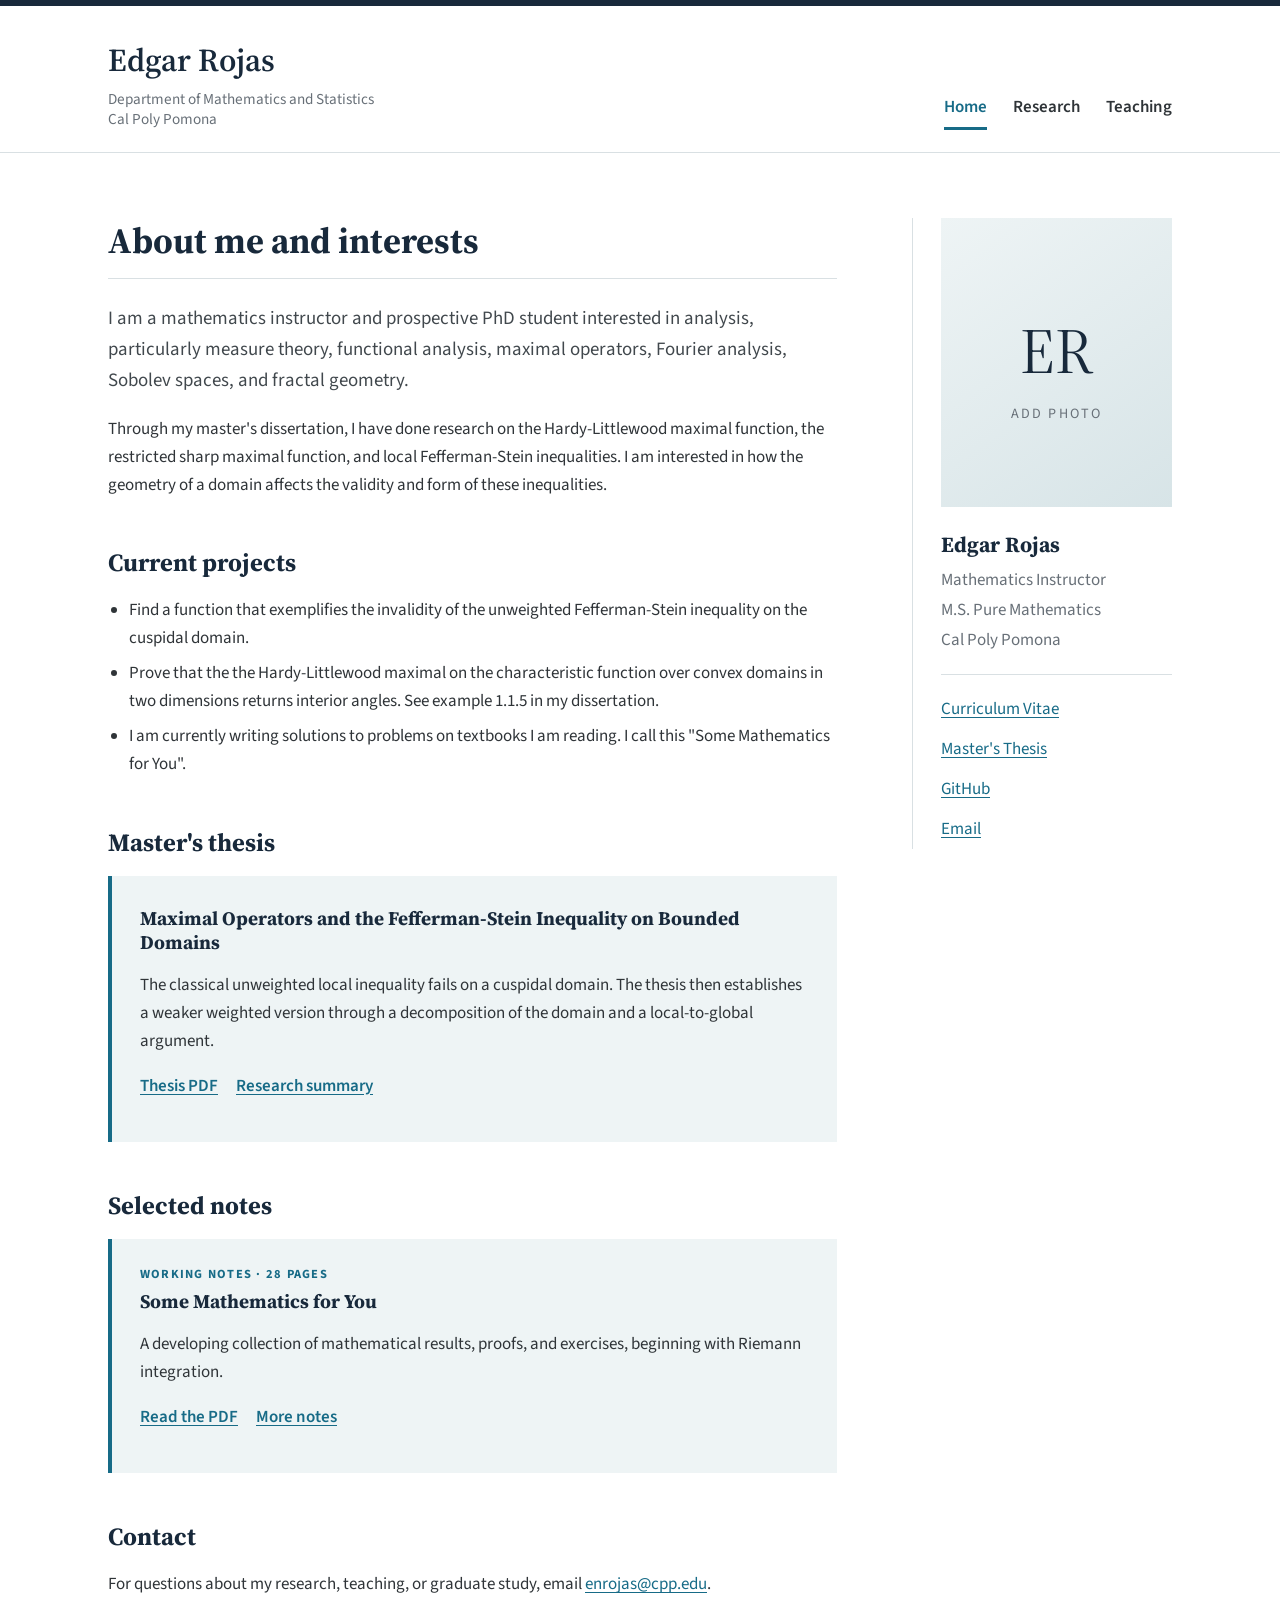
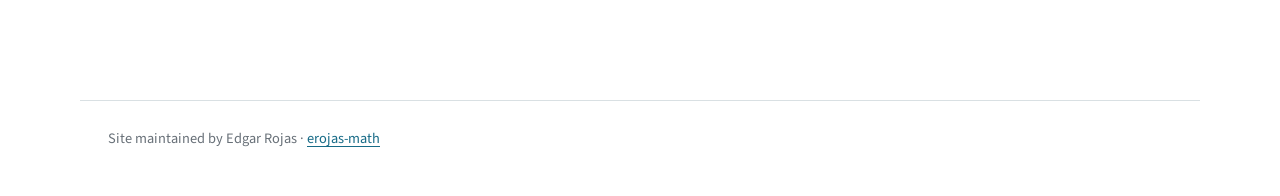
<file: index.html>
<!doctype html><html lang="en"><head><meta charset="utf-8"><meta name="viewport" 
content="width=device-width,initial-scale=1"><meta name="description" content="Edgar Rojas - mathematics instructor and researcher in analysis."><title>Edgar Rojas | Mathematics</title><link rel="preconnect" href="https://fonts.googleapis.com"><link rel="preconnect" href="https://fonts.gstatic.com" crossorigin><link href="https://fonts.googleapis.com/css2?family=Source+Sans+3:wght@400;600;700&family=Source+Serif+4:opsz,wght@8..60,600&display=swap" rel="stylesheet"><link rel="stylesheet" href="styles.css"></head><body>
<header class="masthead"><div class="masthead-inner"><div><a class="name" href="index.html">Edgar Rojas</a><p>Department of Mathematics and Statistics<br>Cal Poly Pomona</p></div><nav><a class="active" href="index.html">Home</a><a href="research.html">Research</a><a href="teaching.html">Teaching</a></nav></div></header>
<div class="page-shell"><main>
  <h1>About me and interests</h1><p class="lead">I am a mathematics instructor and prospective PhD student interested in analysis, particularly measure theory, functional analysis, maximal operators, Fourier analysis, Sobolev spaces, and fractal geometry.</p>
  <p>Through my master's dissertation, I have done research on the Hardy-Littlewood maximal function, the restricted sharp maximal function, and local Fefferman-Stein inequalities. I am interested in how the geometry of a domain 
    affects the validity and form of these inequalities.</p><h2>Current projects</h2><ul class="arrow-list">
  <li>Find a function that exemplifies the invalidity of the unweighted Fefferman-Stein inequality on the cuspidal domain. </li>
  <li>Prove that the the Hardy-Littlewood maximal on the characteristic function over convex domains in two dimensions returns interior angles. See example 1.1.5 in my dissertation.</li>
  <li>I am currently writing solutions to problems on textbooks I am reading. I call this "Some Mathematics for You".</li>
</ul><h2>Master's thesis</h2><article class="featured-work"><p class="kicker"></p><h3>Maximal Operators and the Fefferman-Stein Inequality on Bounded Domains</h3><p>The classical unweighted local inequality fails on a cuspidal domain. The thesis then establishes a weaker weighted version through a decomposition of the domain and a local-to-global argument.</p><p class="links"><a href="assets/EdgarRojas_Thesis2025.pdf">Thesis PDF</a><a href="research.html">Research summary</a></p></article>
  <h2>Selected notes</h2>

<article class="featured-work">
  <p class="kicker">Working notes · 28 pages</p>

  <h3>Some Mathematics for You</h3>

  <p>
    A developing collection of mathematical results, proofs, and exercises,
    beginning with Riemann integration.
  </p>

  <p class="links">
    <a href="assets/Theorems.pdf">Read the PDF</a>
    <a href="notes.html">More notes</a>
  </p>
</article>
  <h2>Contact</h2><p>For questions about my research, teaching, or graduate study, email <a href="mailto:enrojas@cpp.edu">enrojas@cpp.edu</a>.</p></main>
  
<aside class="profile-card"><div class="portrait-placeholder" aria-label="Portrait placeholder"><span>ER</span><small>ADD PHOTO</small></div><h2>Edgar Rojas</h2><p>Mathematics Instructor</p><p>M.S. Pure Mathematics</p><p>Cal Poly Pomona</p><div class="profile-links"><a href="assets/Edgar_Rojas_CV.pdf">Curriculum Vitae</a><a href="assets/EdgarRojas_Thesis2025.pdf">Master's Thesis</a><a href="https://github.com/erojas-math">GitHub</a><a href="mailto:enrojas@cpp.edu">Email</a></div></aside></div><footer>Site maintained by Edgar Rojas · <a href="https://github.com/erojas-math">erojas-math</a></footer></body></html>
</file>
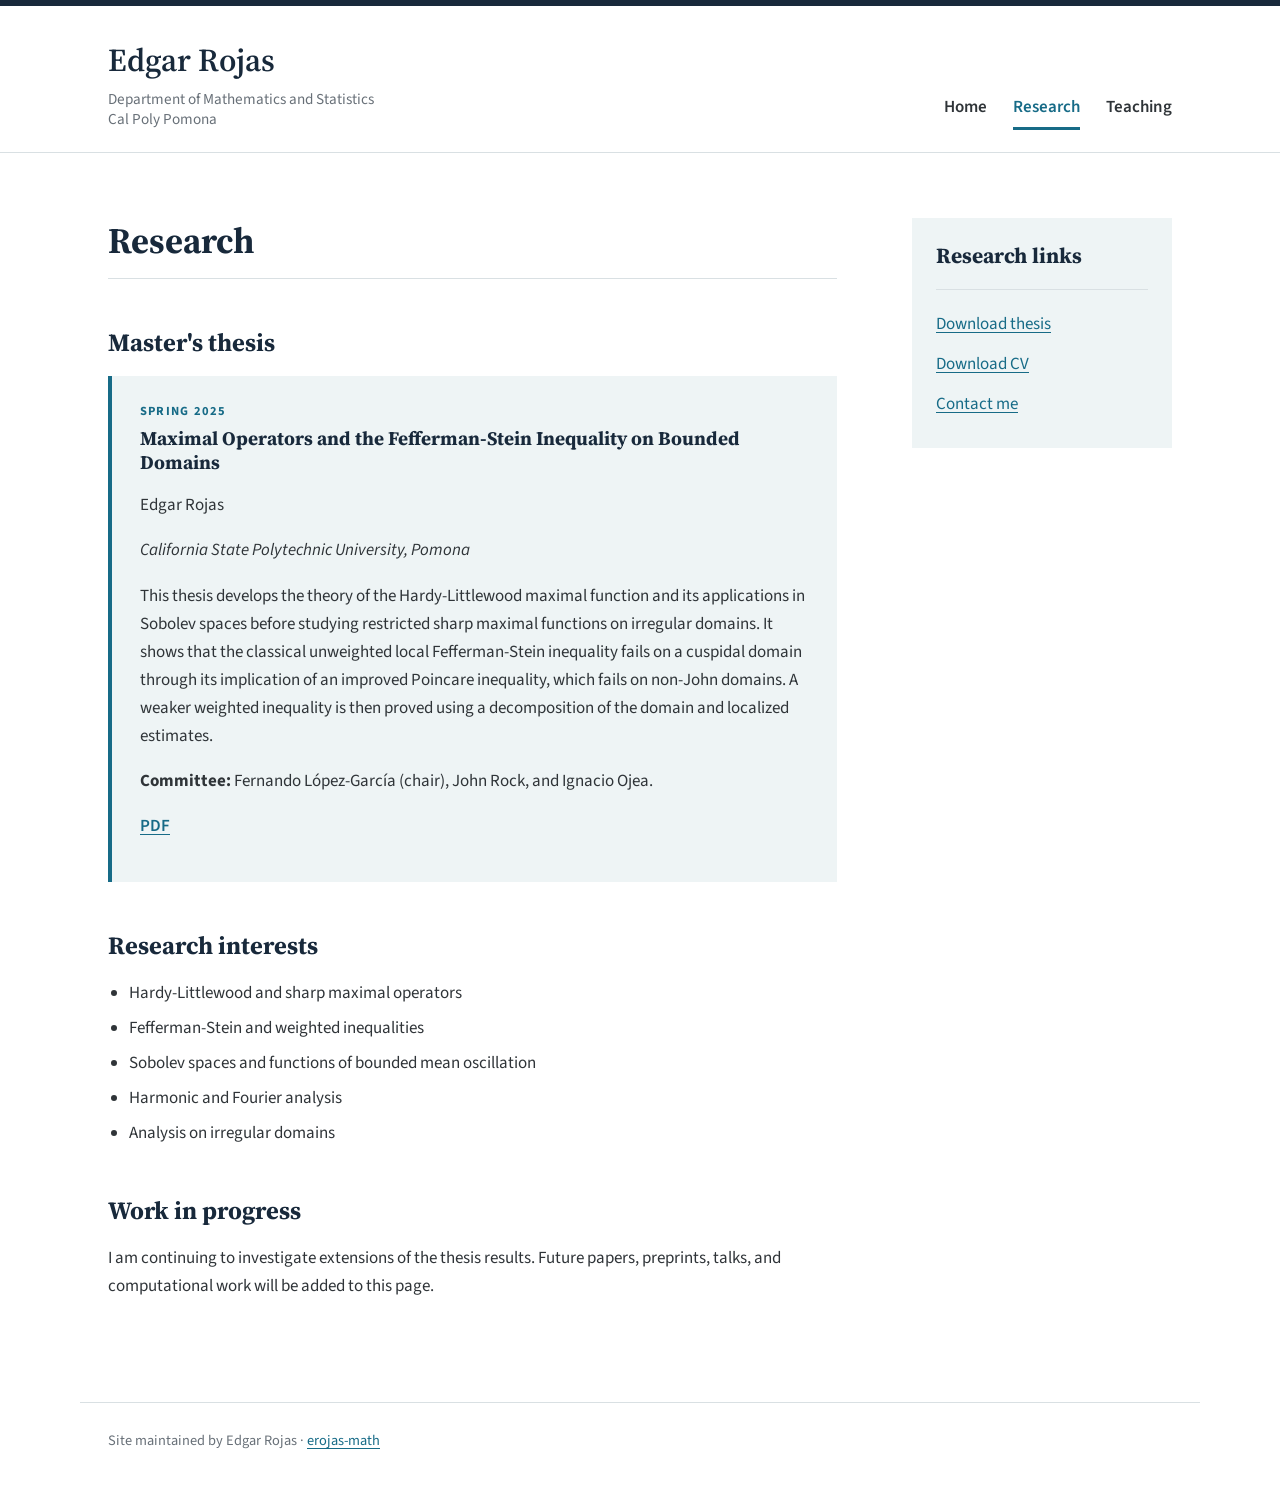
<file: research.html>
<!doctype html><html lang="en"><head><meta charset="utf-8"><meta name="viewport" content="width=device-width,initial-scale=1"><title>Research | Edgar Rojas</title><link rel="preconnect" href="https://fonts.googleapis.com"><link rel="preconnect" href="https://fonts.gstatic.com" crossorigin><link href="https://fonts.googleapis.com/css2?family=Source+Sans+3:wght@400;600;700&family=Source+Serif+4:opsz,wght@8..60,600&display=swap" rel="stylesheet"><link rel="stylesheet" href="styles.css"></head><body><header class="masthead"><div class="masthead-inner"><div><a class="name" href="index.html">Edgar Rojas</a><p>Department of Mathematics and Statistics<br>Cal Poly Pomona</p></div><nav><a href="index.html">Home</a><a class="active" href="research.html">Research</a><a href="teaching.html">Teaching</a></nav></div></header><div class="page-shell"><main><h1>Research</h1><h2>Master's thesis</h2><article class="publication"><p class="kicker">Spring 2025</p><h3>Maximal Operators and the Fefferman-Stein Inequality on Bounded Domains</h3><p>Edgar Rojas</p><p><em>California State Polytechnic University, Pomona</em></p><p>This thesis develops the theory of the Hardy-Littlewood maximal function and its applications in Sobolev spaces before studying restricted sharp maximal functions on irregular domains. It shows that the classical unweighted local Fefferman-Stein inequality fails on a cuspidal domain through its implication of an improved Poincare inequality, which fails on non-John domains. A weaker weighted inequality is then proved using a decomposition of the domain and localized estimates.</p><p><strong>Committee:</strong> Fernando López-García (chair), John Rock, and Ignacio Ojea.</p><p class="links"><a href="assets/EdgarRojas_Thesis2025.pdf">PDF</a></p></article><h2>Research interests</h2><ul class="arrow-list"><li>Hardy-Littlewood and sharp maximal operators</li><li>Fefferman-Stein and weighted inequalities</li><li>Sobolev spaces and functions of bounded mean oscillation</li><li>Harmonic and Fourier analysis</li><li>Analysis on irregular domains</li></ul><h2>Work in progress</h2><p>I am continuing to investigate extensions of the thesis results. Future papers, preprints, talks, and computational work will be added to this page.</p></main><aside class="profile-card compact"><h2>Research links</h2><div class="profile-links"><a href="assets/EdgarRojas_Thesis2025.pdf">Download thesis</a><a href="assets/Edgar_Rojas_CV.pdf">Download CV</a><a href="mailto:enrojas@cpp.edu">Contact me</a></div></aside></div><footer>Site maintained by Edgar Rojas · <a href="https://github.com/erojas-math">erojas-math</a></footer></body></html>
</file>
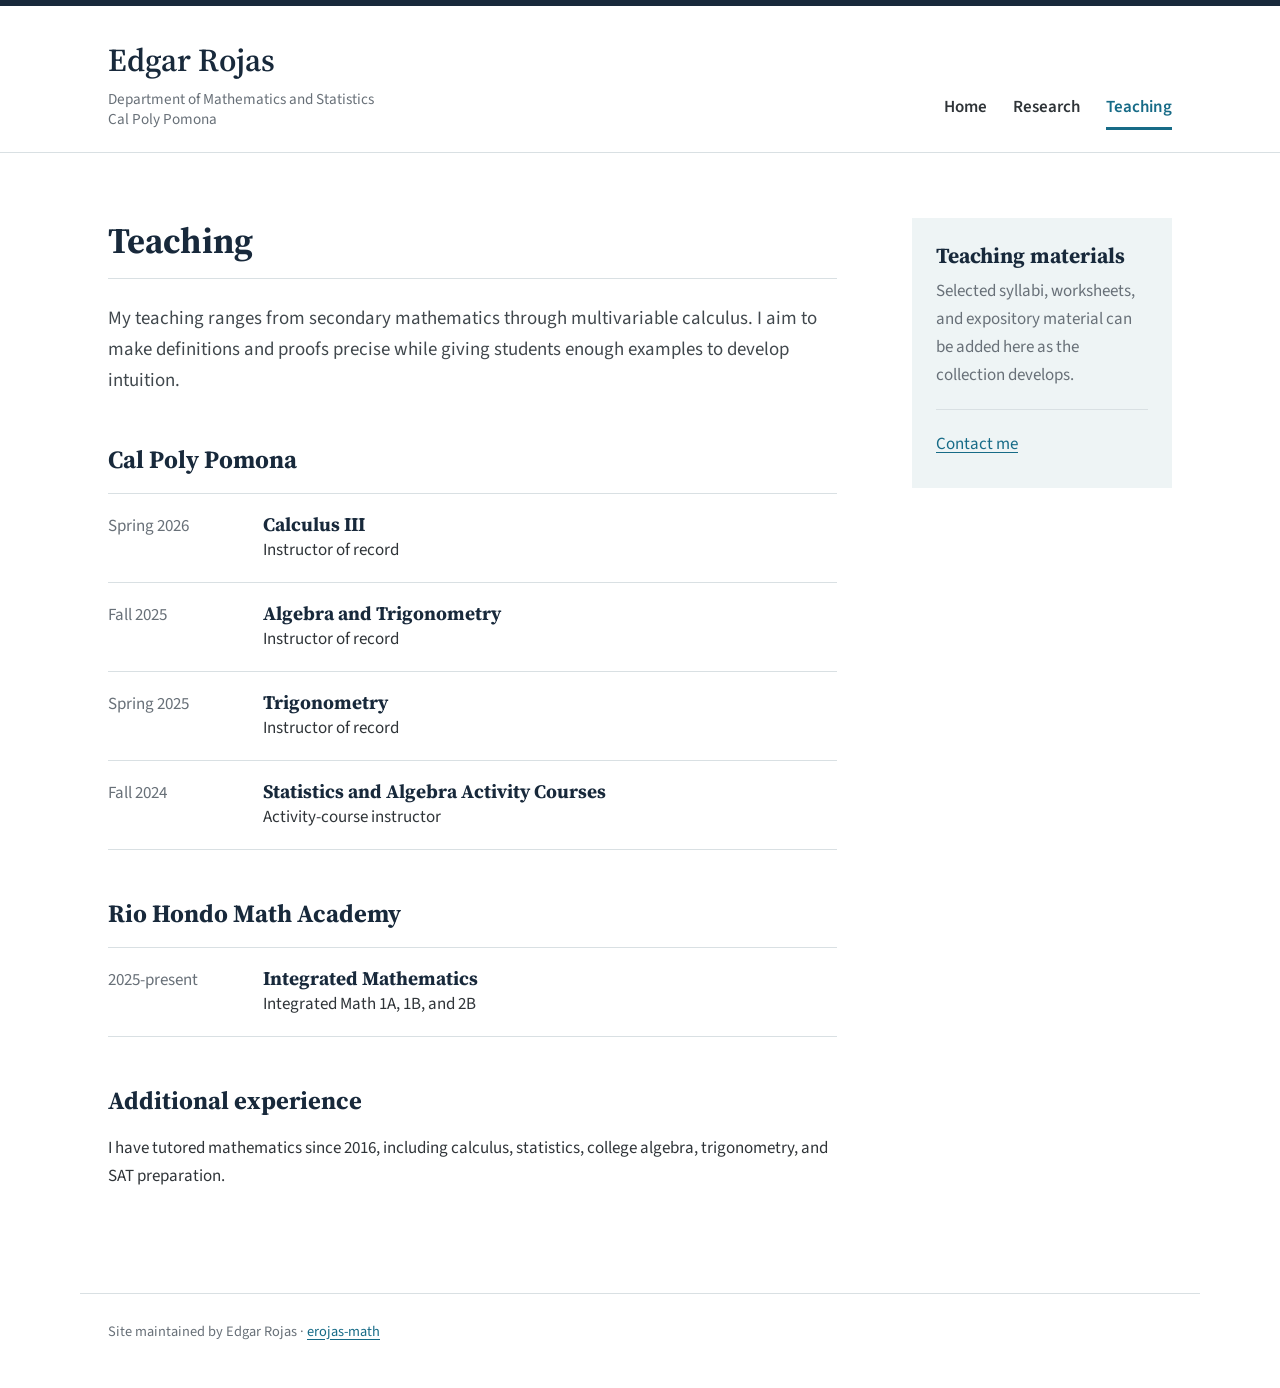
<file: teaching.html>
<!doctype html><html lang="en"><head><meta charset="utf-8"><meta name="viewport" content="width=device-width,initial-scale=1"><title>Teaching | Edgar Rojas</title><link rel="preconnect" href="https://fonts.googleapis.com"><link rel="preconnect" href="https://fonts.gstatic.com" crossorigin><link href="https://fonts.googleapis.com/css2?family=Source+Sans+3:wght@400;600;700&family=Source+Serif+4:opsz,wght@8..60,600&display=swap" rel="stylesheet"><link rel="stylesheet" href="styles.css"></head><body><header class="masthead"><div class="masthead-inner"><div><a class="name" href="index.html">Edgar Rojas</a><p>Department of Mathematics and Statistics<br>Cal Poly Pomona</p></div><nav><a href="index.html">Home</a><a href="research.html">Research</a><a class="active" href="teaching.html">Teaching</a></nav></div></header><div class="page-shell"><main><h1>Teaching</h1><p class="lead">My teaching ranges from secondary mathematics through multivariable calculus. I aim to make definitions and proofs precise while giving students enough examples to develop intuition.</p><h2>Cal Poly Pomona</h2><div class="course-list"><article><span>Spring 2026</span><h3>Calculus III</h3><p>Instructor of record</p></article><article><span>Fall 2025</span><h3>Algebra and Trigonometry</h3><p>Instructor of record</p></article><article><span>Spring 2025</span><h3>Trigonometry</h3><p>Instructor of record</p></article><article><span>Fall 2024</span><h3>Statistics and Algebra Activity Courses</h3><p>Activity-course instructor</p></article></div><h2>Rio Hondo Math Academy</h2><div class="course-list"><article><span>2025-present</span><h3>Integrated Mathematics</h3><p>Integrated Math 1A, 1B, and 2B</p></article></div><h2>Additional experience</h2><p>I have tutored mathematics since 2016, including calculus, statistics, college algebra, trigonometry, and SAT preparation.</p></main><aside class="profile-card compact"><h2>Teaching materials</h2><p>Selected syllabi, worksheets, and expository material can be added here as the collection develops.</p><div class="profile-links"><a href="mailto:enrojas@cpp.edu">Contact me</a></div></aside></div><footer>Site maintained by Edgar Rojas · <a href="https://github.com/erojas-math">erojas-math</a></footer></body></html>
</file>
<file: styles.css>
:root{--navy:#18293b;--blue:#176b87;--pale:#eef4f5;--ink:#2f3438;--muted:#687078;--line:#d9e0e3;--paper:#fff;--sans:"Source Sans 3",Arial,sans-serif;--serif:"Source Serif 4",Georgia,serif}*{box-sizing:border-box}html{scroll-behavior:smooth}body{margin:0;color:var(--ink);font-family:var(--sans);font-size:17px;line-height:1.65;background:var(--paper)}a{color:var(--blue);text-underline-offset:3px}.masthead{border-top:6px solid var(--navy);border-bottom:1px solid var(--line);background:#fff}.masthead-inner{max-width:1120px;margin:auto;padding:28px 28px 22px;display:flex;align-items:flex-end;justify-content:space-between;gap:30px}.name{font-family:var(--serif);font-size:2rem;font-weight:600;color:var(--navy);text-decoration:none}.masthead p{margin:2px 0 0;color:var(--muted);line-height:1.35;font-size:.95rem}.masthead nav{display:flex;gap:26px}.masthead nav a{color:var(--ink);font-weight:600;text-decoration:none;border-bottom:3px solid transparent;padding-bottom:6px}.masthead nav a:hover,.masthead nav a.active{color:var(--blue);border-color:var(--blue)}.page-shell{max-width:1120px;margin:0 auto;padding:65px 28px 85px;display:grid;grid-template-columns:minmax(0,1fr) 260px;gap:75px}main{min-width:0}h1,h2,h3{font-family:var(--serif);color:var(--navy);line-height:1.25}h1{font-size:2.25rem;margin:0 0 24px;padding-bottom:15px;border-bottom:1px solid var(--line)}h2{font-size:1.55rem;margin:48px 0 18px}h3{font-size:1.2rem;margin:5px 0 10px}.lead{font-size:1.18rem;color:#41484d}.profile-card{border-left:1px solid var(--line);padding-left:28px;align-self:start}.portrait-placeholder{aspect-ratio:4/5;background:linear-gradient(145deg,var(--pale),#d7e4e7);display:flex;flex-direction:column;justify-content:center;align-items:center;margin-bottom:24px;color:var(--navy)}.portrait-placeholder span{font-family:var(--serif);font-size:4rem}.portrait-placeholder small{letter-spacing:.15em;color:var(--muted)}.profile-card h2{font-size:1.35rem;margin:0 0 8px}.profile-card p{margin:2px 0;color:var(--muted)}.profile-links{border-top:1px solid var(--line);margin-top:20px;padding-top:14px;display:flex;flex-direction:column}.profile-links a{padding:6px 0}.profile-card.compact{background:var(--pale);border:0;padding:24px}.arrow-list{padding-left:1.3rem}.arrow-list li{margin:7px 0}.featured-work,.publication{border-left:4px solid var(--blue);background:var(--pale);padding:25px 28px}.kicker{color:var(--blue);font-size:.78rem;font-weight:700;letter-spacing:.1em;text-transform:uppercase;margin:0}.links{display:flex;gap:18px;font-weight:600}.course-list article{display:grid;grid-template-columns:130px 1fr;column-gap:25px;border-top:1px solid var(--line);padding:18px 0}.course-list article:last-child{border-bottom:1px solid var(--line)}.course-list span{grid-row:1/3;color:var(--muted)}.course-list h3,.course-list p{margin:0}.note-grid article{border-top:3px solid var(--blue);background:var(--pale);padding:24px;margin-bottom:18px}.notice{font-size:.9rem;color:var(--muted)}footer{border-top:1px solid var(--line);max-width:1120px;margin:auto;padding:26px 28px 45px;color:var(--muted);font-size:.9rem}@media(max-width:760px){.masthead-inner{align-items:flex-start;flex-direction:column}.masthead nav{gap:15px;flex-wrap:wrap}.page-shell{grid-template-columns:1fr;padding-top:40px;gap:45px}.profile-card{border-left:0;border-top:1px solid var(--line);padding:28px 0 0}.portrait-placeholder{max-width:280px}.course-list article{grid-template-columns:1fr}.course-list span{grid-row:auto}}
</file>
